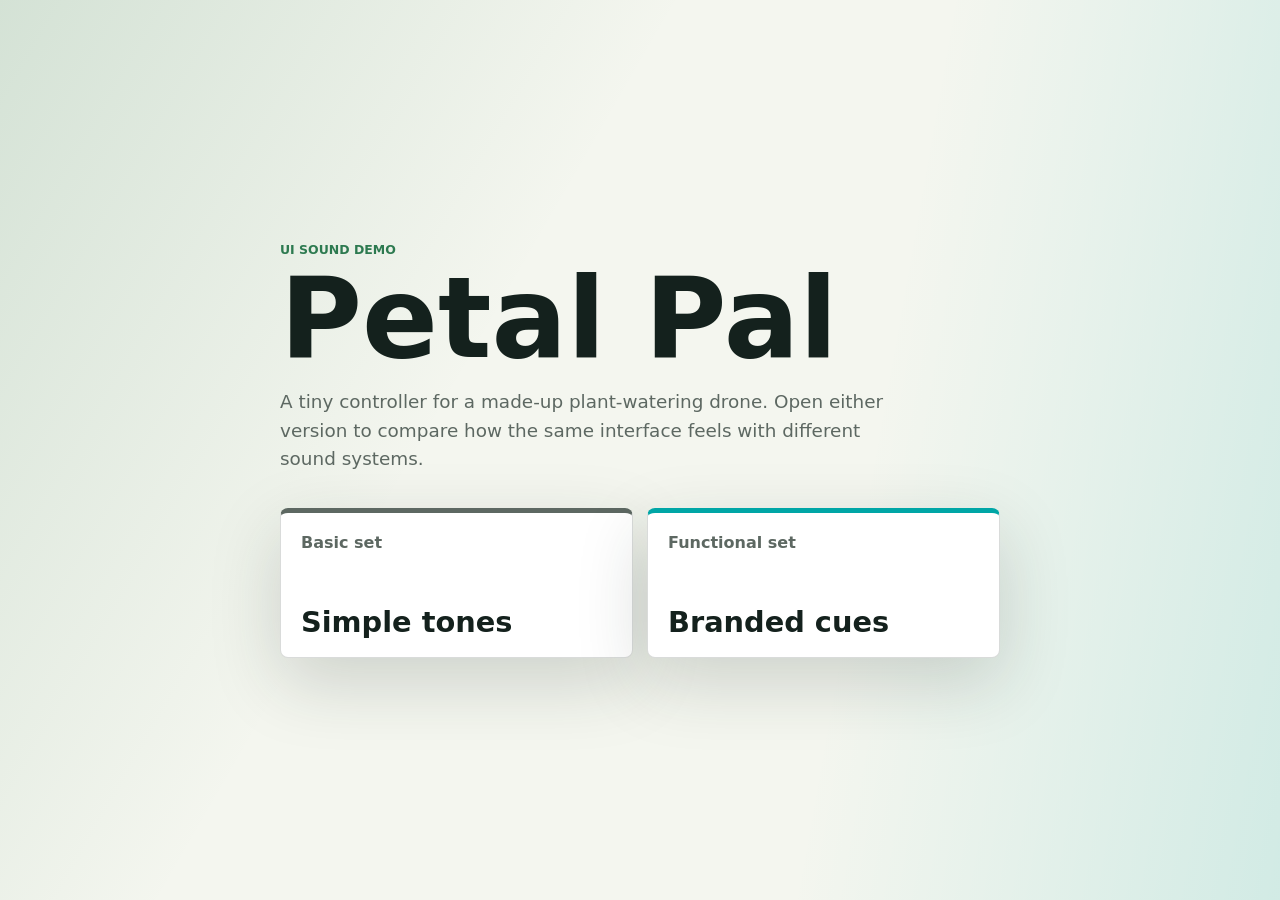
<file: index.html>
<!doctype html>
<html lang="en">
  <head>
    <meta charset="utf-8" />
    <meta name="viewport" content="width=device-width, initial-scale=1" />
    <title>Petal Pal Sound Demo</title>
    <link rel="stylesheet" href="assets/styles.css" />
  </head>
  <body>
    <main class="hub">
      <section class="hub-panel">
        <p class="eyebrow">UI sound demo</p>
        <h1>Petal Pal</h1>
        <p class="intro">
          A tiny controller for a made-up plant-watering drone. Open either
          version to compare how the same interface feels with different sound
          systems.
        </p>
        <div class="demo-links">
          <a class="demo-card basic-card" href="basic/">
            <span>Basic set</span>
            <strong>Simple tones</strong>
          </a>
          <a class="demo-card functional-card" href="functional/">
            <span>Functional set</span>
            <strong>Branded cues</strong>
          </a>
        </div>
      </section>
    </main>
  </body>
</html>
</file>
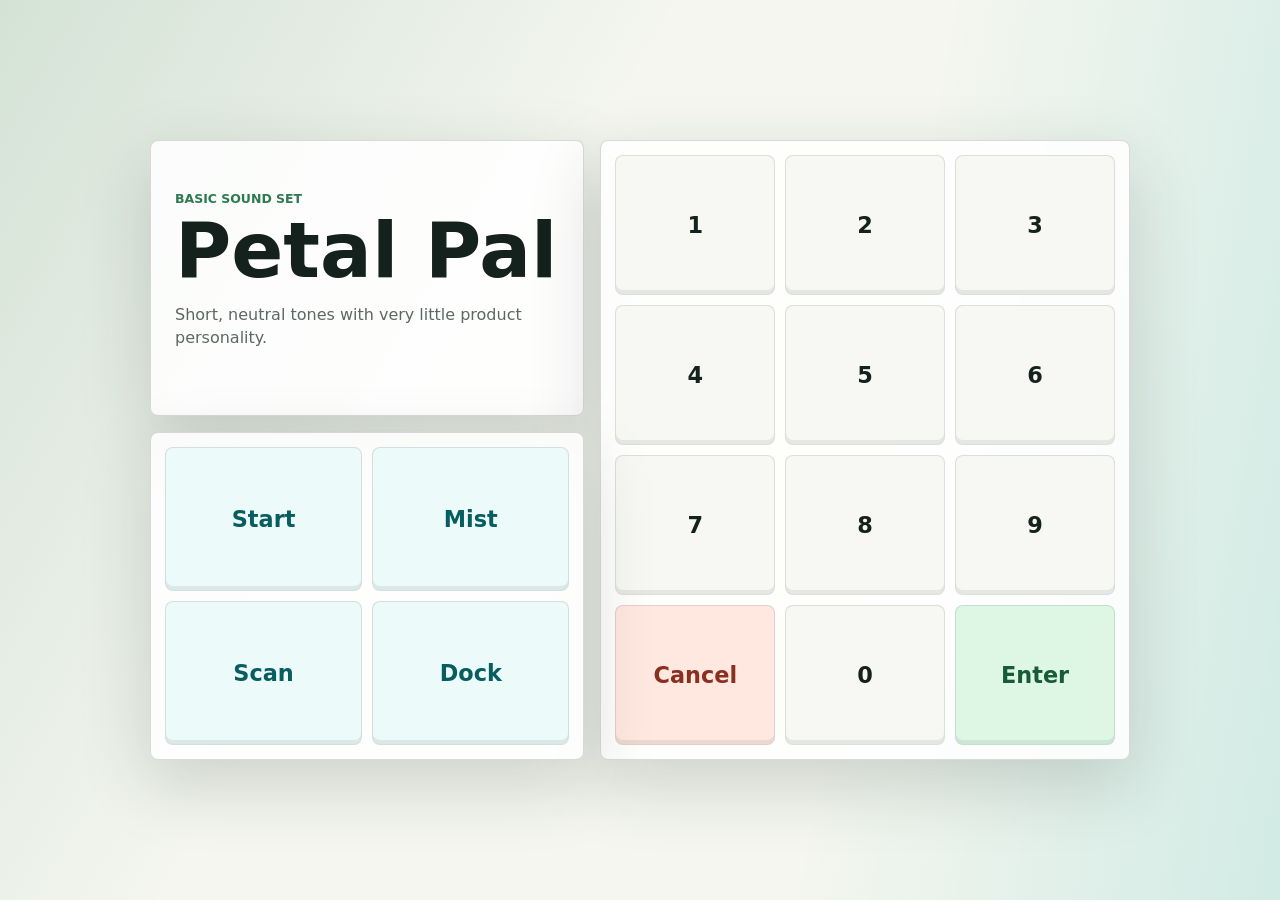
<file: basic/index.html>
<!doctype html>
<html lang="en">
  <head>
    <meta charset="utf-8" />
    <meta name="viewport" content="width=device-width, initial-scale=1" />
    <title>Petal Pal Basic Sound Set</title>
    <link rel="stylesheet" href="../assets/styles.css?v=3" />
    <script src="../assets/app.js?v=4" defer></script>
  </head>
  <body data-sound-set="basic">
    <main id="app"></main>
  </body>
</html>
</file>
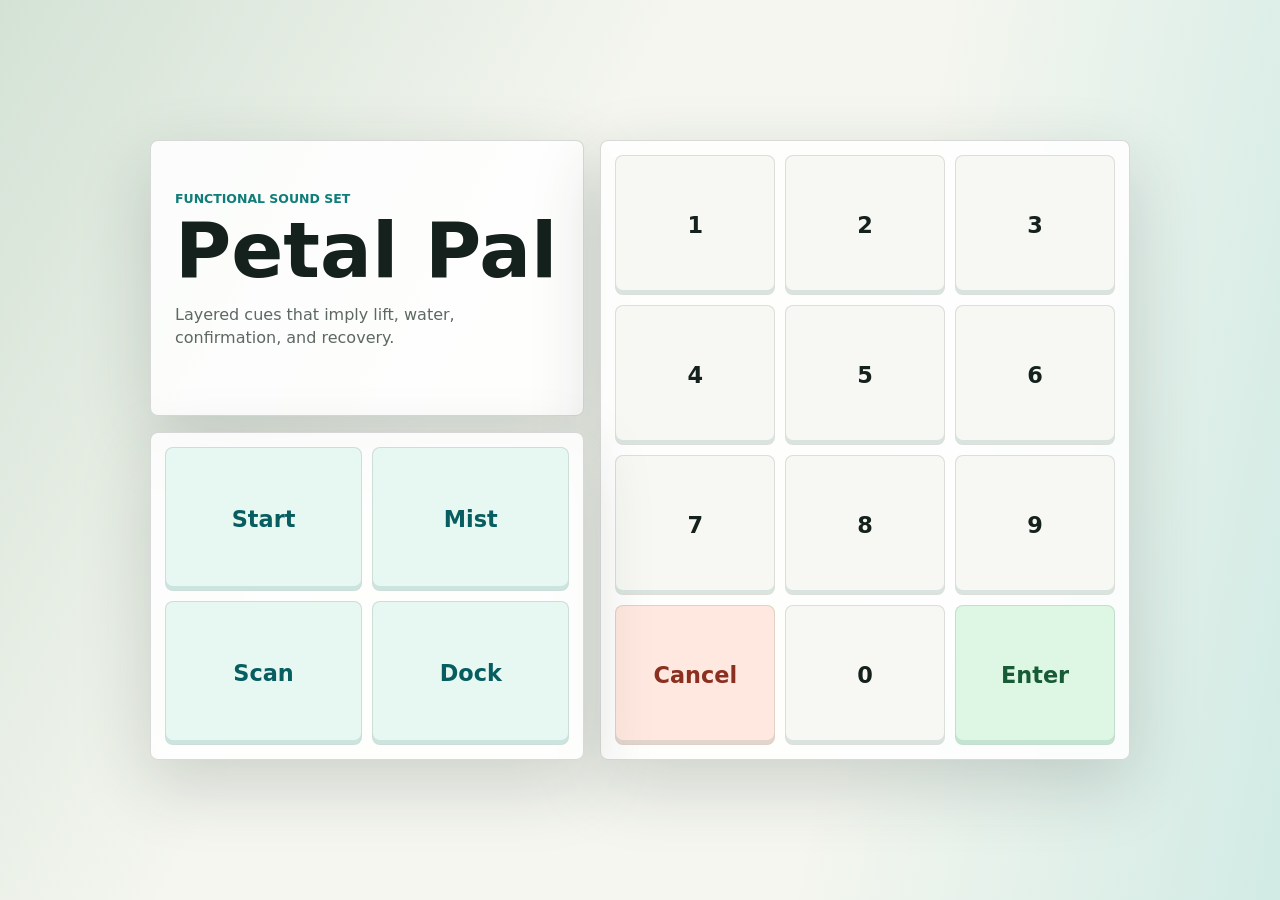
<file: functional/index.html>
<!doctype html>
<html lang="en">
  <head>
    <meta charset="utf-8" />
    <meta name="viewport" content="width=device-width, initial-scale=1" />
    <title>Petal Pal Functional Sound Set</title>
    <link rel="stylesheet" href="../assets/styles.css?v=3" />
    <script src="../assets/app.js?v=4" defer></script>
  </head>
  <body data-sound-set="functional">
    <main id="app"></main>
  </body>
</html>
</file>
<file: assets/styles.css>
:root {
  color-scheme: light;
  --ink: #14211d;
  --muted: #5d6862;
  --paper: #f4f6ef;
  --panel: #ffffff;
  --line: rgba(20, 33, 29, 0.16);
  --leaf: #2d7a50;
  --aqua: #00a6a6;
  --sun: #f0b34a;
  --coral: #d85c47;
  --shadow: 0 24px 70px rgba(29, 45, 39, 0.18);
  font-family: Inter, ui-sans-serif, system-ui, -apple-system, BlinkMacSystemFont, "Segoe UI", sans-serif;
}

* {
  box-sizing: border-box;
}

body {
  margin: 0;
  min-height: 100vh;
  background:
    linear-gradient(120deg, rgba(45, 122, 80, 0.16), transparent 38%),
    linear-gradient(280deg, rgba(0, 166, 166, 0.14), transparent 34%),
    var(--paper);
  color: var(--ink);
}

button,
a {
  font: inherit;
}

a {
  color: inherit;
}

.hub {
  min-height: 100vh;
  display: grid;
  place-items: center;
  padding: 24px;
}

.hub-panel {
  width: min(720px, 100%);
}

.eyebrow {
  margin: 0 0 10px;
  color: var(--leaf);
  font-size: 0.78rem;
  font-weight: 800;
  letter-spacing: 0;
  text-transform: uppercase;
}

h1 {
  margin: 0;
  font-size: clamp(3.2rem, 12vw, 7rem);
  line-height: 0.92;
}

.intro {
  max-width: 620px;
  color: var(--muted);
  font-size: 1.15rem;
  line-height: 1.55;
}

.demo-links {
  display: grid;
  grid-template-columns: repeat(2, minmax(0, 1fr));
  gap: 14px;
  margin-top: 34px;
}

.demo-card {
  min-height: 150px;
  display: flex;
  flex-direction: column;
  justify-content: space-between;
  padding: 20px;
  border: 1px solid var(--line);
  border-radius: 8px;
  background: var(--panel);
  text-decoration: none;
  box-shadow: var(--shadow);
}

.demo-card span {
  color: var(--muted);
  font-weight: 700;
}

.demo-card strong {
  font-size: 1.8rem;
  line-height: 1;
}

.basic-card {
  border-top: 5px solid var(--muted);
}

.functional-card {
  border-top: 5px solid var(--aqua);
}

.demo-shell {
  min-height: 100vh;
  display: grid;
  place-items: center;
  padding: 18px;
}

.controller {
  width: min(980px, 100%);
  display: grid;
  grid-template-columns: minmax(240px, 0.82fr) minmax(310px, 1fr);
  grid-template-areas:
    "product keypad"
    "actions keypad";
  gap: 16px;
  align-items: stretch;
}

.product-panel,
.keypad,
.action-grid {
  border: 1px solid var(--line);
  border-radius: 8px;
  background: rgba(255, 255, 255, 0.86);
  box-shadow: var(--shadow);
}

.product-panel {
  grid-area: product;
  padding: 24px;
  display: flex;
  flex-direction: column;
  justify-content: center;
}

.product-panel h1 {
  font-size: clamp(2.6rem, 7vw, 4.8rem);
}

.product-panel p:not(.eyebrow) {
  color: var(--muted);
  line-height: 1.45;
}

.keypad {
  grid-area: keypad;
  display: grid;
  grid-template-columns: repeat(3, minmax(0, 1fr));
  gap: 10px;
  padding: 14px;
  min-height: min(620px, calc(100vh - 36px));
}

.key,
.action-button {
  border: 1px solid rgba(20, 33, 29, 0.12);
  border-radius: 8px;
  background: #f7f8f3;
  color: var(--ink);
  font-size: 1.4rem;
  font-weight: 900;
  cursor: pointer;
  box-shadow: inset 0 -4px 0 rgba(20, 33, 29, 0.08);
  transition: transform 120ms ease, box-shadow 120ms ease, background 120ms ease;
}

.key:hover,
.action-button:hover {
  background: #ffffff;
  transform: translateY(-1px);
}

.key:active,
.action-button:active {
  transform: translateY(2px);
  box-shadow: inset 0 -1px 0 rgba(20, 33, 29, 0.08);
}

.cancel {
  background: #ffe8df;
  color: #8b2f20;
}

.enter {
  background: #def7e5;
  color: #175c36;
}

.action-grid {
  grid-area: actions;
  display: grid;
  grid-template-columns: repeat(2, minmax(0, 1fr));
  gap: 10px;
  padding: 14px;
}

.action-button {
  min-height: 118px;
  background: #ecfaf9;
  color: #075d5f;
}

.functional {
  --leaf: #0f7d79;
}

.functional .key,
.functional .action-button {
  box-shadow: inset 0 -4px 0 rgba(0, 85, 83, 0.12);
}

.functional .action-button {
  background: #e7f8f3;
}

@media (max-width: 860px) {
  .controller {
    grid-template-columns: 1fr;
    grid-template-areas:
      "product"
      "keypad"
      "actions";
    align-content: center;
  }

  .keypad {
    width: min(430px, 100%);
    min-height: auto;
    aspect-ratio: 0.9;
    justify-self: center;
  }

  .action-button {
    min-height: 86px;
  }
}

@media (max-width: 560px) {
  .demo-links {
    grid-template-columns: 1fr;
  }

  .demo-shell {
    padding: 8px;
  }

  .controller {
    gap: 8px;
  }

  .product-panel {
    padding: 16px;
  }

  .product-panel h1 {
    font-size: 2.7rem;
  }

  .product-panel p:not(.eyebrow) {
    margin-bottom: 0;
  }

  .keypad {
    width: min(340px, 100%);
    gap: 8px;
    padding: 10px;
  }

  .action-grid {
    gap: 8px;
    padding: 10px;
  }

  .product-panel,
  .keypad,
  .action-grid {
    box-shadow: 0 16px 44px rgba(29, 45, 39, 0.14);
  }

  .key {
    font-size: 1.1rem;
  }

  .action-button {
    min-height: 78px;
  }
}
</file>
